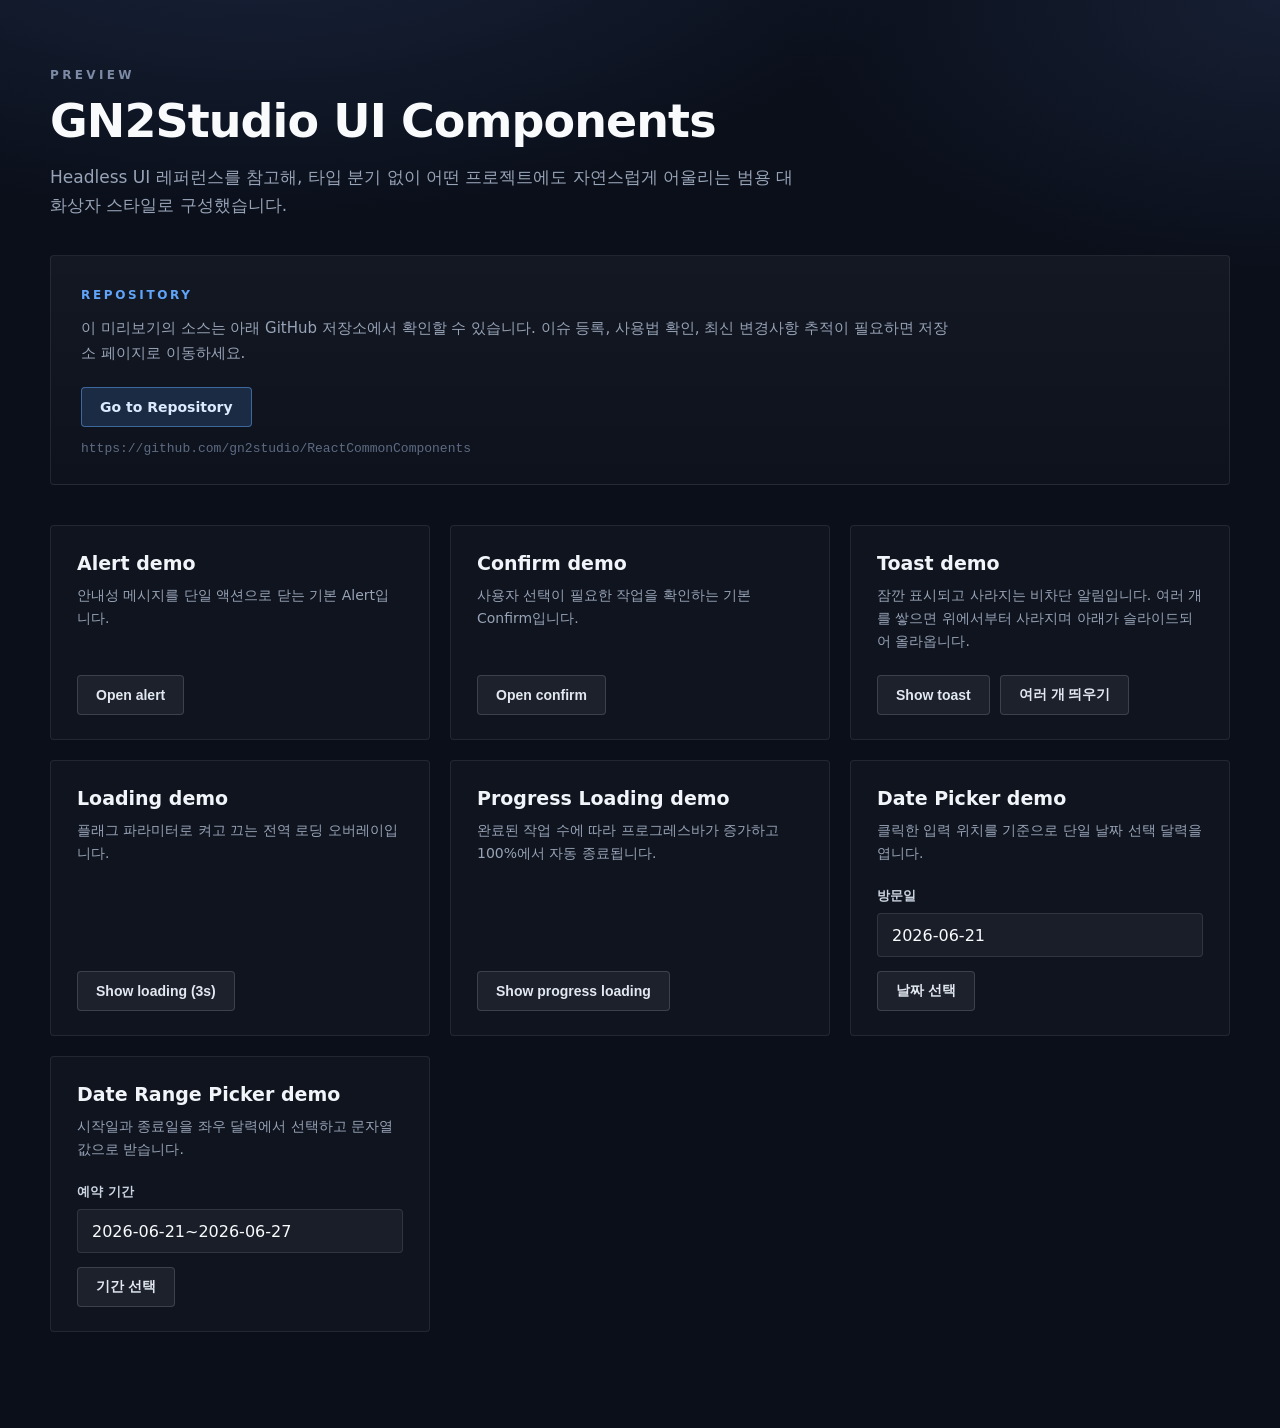
<file: index.html>
<!DOCTYPE html>
<html lang="ko">
  <head>
    <meta charset="utf-8" />
    <meta name="viewport" content="width=device-width, initial-scale=1" />
    <title>Gn2 UI — Vite 데모</title>
    <script type="module" crossorigin src="/assets/index-BFub_XAQ.js"></script>
    <link rel="stylesheet" crossorigin href="/assets/index-DLEHc0o4.css">
  </head>
  <body>
    <div id="root"></div>
  </body>
</html>
</file>
<file: assets/index-DLEHc0o4.css>
:root{--gn2-overlay-bg:#00000094;--gn2-overlay-filter:blur(6px) brightness(.62) saturate(120%);--gn2-panel-bg:#181c246b;--gn2-panel-bg-strong:#181c2475;--gn2-panel-border:#ffffff42;--gn2-text:#fff;--gn2-text-soft:#f1f5f9eb;--gn2-ui-overlay-z-index:2147480000;--gn2-ui-toast-z-index:2147480000;--gn2-ui-loading-z-index:2147480000;--gn2-ui-progress-loading-z-index:2147480000}.gn2-overlay{isolation:isolate;background:0 0;justify-content:center;align-items:center;padding:1rem;animation:.22s ease-out gn2-fade-in;display:flex;position:fixed;top:0;bottom:0;left:0;right:0}.gn2-overlay:before{content:"";z-index:0;pointer-events:none;background:var(--gn2-overlay-bg);-webkit-backdrop-filter:var(--gn2-overlay-filter);position:absolute;top:0;bottom:0;left:0;right:0}@supports ((-webkit-backdrop-filter:blur(1px)) or (backdrop-filter:blur(1px))){.gn2-overlay:before{-webkit-backdrop-filter:var(--gn2-overlay-filter);backdrop-filter:var(--gn2-overlay-filter)}}@supports ((-webkit-backdrop-filter:blur(1px))){.gn2-overlay:before{-webkit-backdrop-filter:var(--gn2-overlay-filter)}}.gn2-overlay>*{z-index:1;position:relative}.gn2-overlay.gn2-overlay-leaving{animation:.22s ease-in forwards gn2-fade-out}.gn2-panel{box-sizing:border-box;border:1px solid var(--gn2-panel-border);background:var(--gn2-panel-bg);-webkit-backdrop-filter:blur(36px)saturate(145%);color:var(--gn2-text);border-radius:.25rem;position:relative;overflow:hidden;box-shadow:0 16px 45px #00000073}.gn2-panel *{box-sizing:border-box}.gn2-panel>*{z-index:2;position:relative}.gn2-panel:after{content:"";z-index:1;pointer-events:none;background:linear-gradient(90deg,#ffffff1f,#ffffff0f 50%,#fff0);position:absolute;top:0;bottom:0;left:0;right:0}.gn2-dialog{background:var(--gn2-panel-bg-strong);-webkit-backdrop-filter:blur(16px)saturate(145%);width:100%;max-width:32rem;padding:1.25rem;animation:.26s ease-out gn2-dialog-in;box-shadow:0 18px 50px #00000080}.gn2-dialog.gn2-dialog-leaving{animation:.22s ease-in forwards gn2-dialog-out}.gn2-dialog:before{content:"";z-index:0;pointer-events:none;background:linear-gradient(135deg,#00000024,#0000000f 50%,#00000029);position:absolute;top:0;bottom:0;left:0;right:0}@media (min-width:640px){.gn2-dialog{padding:1.5rem}}.gn2-dialog-title{letter-spacing:-.02em;color:var(--gn2-text);text-shadow:0 1px 3px #0009;margin:0;font-size:1.25rem;font-weight:600;line-height:1.2}@media (min-width:640px){.gn2-dialog-title{font-size:1.5rem}}.gn2-dialog-message{color:var(--gn2-text-soft);text-shadow:0 1px 2px #000000ad;white-space:pre-wrap;overflow-wrap:anywhere;margin:0;font-size:.9375rem;line-height:1.6}.gn2-dialog-title+.gn2-dialog-message{margin-top:.5rem}.gn2-dialog-actions{justify-content:flex-start;gap:.5rem;margin-top:1.25rem;display:flex}.gn2-btn{color:var(--gn2-text);cursor:pointer;-webkit-backdrop-filter:blur(12px);background:#fff3;border:1px solid #ffffff4d;border-radius:.25rem;justify-content:center;align-items:center;padding:.5rem 1rem;font-size:.875rem;font-weight:600;line-height:1;transition:background .14s,border-color .14s,transform 80ms;display:inline-flex;box-shadow:0 10px 15px -3px #00000040}.gn2-btn:hover{background:#ffffff47}.gn2-btn:active{transform:scale(.98)}.gn2-btn:focus-visible{outline:none;box-shadow:0 0 0 2px #fff9}.gn2-btn-ghost{color:#f8fafc;background:#ffffff1f;border-color:#ffffff40}.gn2-btn-ghost:hover{background:#fff3}.gn2-toast-region{pointer-events:none;flex-direction:column;align-items:flex-end;padding:1rem;display:flex;position:fixed;top:0;bottom:0;left:0;right:0}@media (min-width:640px){.gn2-toast-region{padding:1.5rem}}.gn2-toast{box-sizing:border-box;border:1px solid var(--gn2-panel-border);background:var(--gn2-panel-bg);-webkit-backdrop-filter:blur(36px)saturate(145%);width:100%;max-width:22rem;color:var(--gn2-text);pointer-events:auto;border-radius:.25rem;align-items:flex-start;gap:.5rem;margin-bottom:.5rem;padding:.6875rem .75rem;animation:.2s ease-out gn2-toast-in;display:flex;position:relative;overflow:hidden;box-shadow:0 14px 40px #00000059}.gn2-toast-content{flex:auto;min-width:0}.gn2-toast *{box-sizing:border-box}.gn2-toast>*{z-index:2;position:relative}.gn2-toast:after{content:"";z-index:1;pointer-events:none;background:linear-gradient(90deg,#ffffff1f,#ffffff0f 50%,#fff0);position:absolute;top:0;bottom:0;left:0;right:0}.gn2-toast-title{color:var(--gn2-text);text-shadow:0 1px 2px #0009;margin:0;font-size:.8125rem;font-weight:600;display:block}.gn2-toast-message{color:#f1f5f9;text-shadow:0 1px 2px #0009;white-space:pre-wrap;overflow-wrap:anywhere;margin:.125rem 0 0;font-size:.8125rem;line-height:1.4}.gn2-toast-close{color:#fff9;cursor:pointer;background:0 0;border:0;border-radius:.1875rem;flex:none;justify-content:center;align-items:center;width:1.25rem;height:1.25rem;margin:-.125rem -.125rem 0 0;padding:0;transition:background .14s,color .14s;display:inline-flex}.gn2-toast-close:hover{color:var(--gn2-text);background:#ffffff29}.gn2-toast-close:focus-visible{outline:none;box-shadow:0 0 0 2px #ffffff80}.gn2-toast-close svg{width:.875rem;height:.875rem}.gn2-toast-timer{z-index:2;background:#ffffff26;height:3px;position:absolute;bottom:0;left:0;right:0;overflow:hidden}.gn2-toast-timer-bar{transform-origin:0;background:#ffffffb3;width:100%;height:100%;animation-name:gn2-toast-countdown;animation-timing-function:linear;animation-fill-mode:forwards}@keyframes gn2-toast-countdown{0%{transform:scaleX(1)}to{transform:scaleX(0)}}.gn2-toast.gn2-toast-leaving{pointer-events:none;animation:.24s forwards gn2-toast-out}@keyframes gn2-toast-out{0%{opacity:1;max-height:12rem;margin-bottom:.5rem;padding-top:.6875rem;padding-bottom:.6875rem;transform:translate(0)}to{opacity:0;max-height:0;margin-bottom:0;padding-top:0;padding-bottom:0;transform:translate(.75rem)}}.gn2-loading{width:100%;max-width:20rem;padding:1.125rem}.gn2-loading-row{align-items:center;gap:.75rem;display:flex}.gn2-spinner-wrap{flex:none;justify-content:center;align-items:center;width:1.75rem;height:1.75rem;display:inline-flex;position:relative}.gn2-spinner-ring{border:2px solid #fff3;border-top-color:#fff;border-radius:50%;animation:.8s linear infinite gn2-spin;position:absolute;top:0;bottom:0;left:0;right:0}.gn2-spinner-dot{background:#ffffffd9;border-radius:50%;width:.5rem;height:.5rem}.gn2-loading-message{color:var(--gn2-text);text-shadow:0 1px 2px #0009;margin:0;font-size:.875rem;font-weight:500}.gn2-progress{width:100%;max-width:22rem;padding:1.125rem}.gn2-progress-message{color:var(--gn2-text);text-shadow:0 1px 2px #0009;margin:0 0 .75rem;font-size:.875rem;font-weight:500}.gn2-progress-track{background:#fff3;border-radius:.125rem;width:100%;height:.375rem;overflow:hidden}.gn2-progress-bar{background:#ffffffe6;border-radius:.125rem;height:100%;transition:width .3s ease-out}.gn2-progress-meta{text-align:right;letter-spacing:.02em;color:#f1f5f9e6;text-shadow:0 1px 2px #0009;margin:.75rem 0 0;font-size:.6875rem;font-weight:600}.gn2-calendar{background:var(--gn2-panel-bg-strong);width:100%;max-width:21rem;padding:1rem}.gn2-sheet-overlay{align-items:flex-end;padding:.75rem}.gn2-sheet{border-radius:.75rem .75rem .25rem .25rem;width:min(100%,25rem);max-width:25rem;max-height:calc(100vh - 1.5rem);animation:.26s ease-out gn2-sheet-in;overflow-y:auto}.gn2-sheet.gn2-sheet-leaving{animation:.22s ease-in forwards gn2-sheet-out}.gn2-popover{border-radius:.5rem;width:min(100vw - 1.5rem,25rem);max-width:25rem;max-height:calc(100vh - 1.5rem);animation:.26s ease-out gn2-popover-in;position:fixed;overflow-y:auto}.gn2-popover.gn2-sheet-leaving{animation:.22s ease-in forwards gn2-popover-out}.gn2-calendar-range{max-width:45rem}.gn2-calendar-range.gn2-popover,.gn2-calendar-range.gn2-sheet{width:min(100vw - 1.5rem,45rem);max-width:45rem}.gn2-calendar-range-title{margin-bottom:1rem}.gn2-calendar-range-layout{grid-template-columns:repeat(2,minmax(0,1fr));gap:.875rem;display:grid}.gn2-calendar-range-panel{min-width:0}.gn2-calendar-panel-label{color:#f1f5f9d1;text-align:center;text-shadow:0 1px 2px #00000073;margin-bottom:.5rem;font-size:.8125rem;font-weight:700}.gn2-calendar-range .gn2-calendar-month{margin:0}.gn2-sheet-handle{background:#ffffff52;border-radius:999px;width:2.5rem;height:.25rem;margin:0 auto .875rem}.gn2-calendar:before{content:"";z-index:0;pointer-events:none;background:linear-gradient(135deg,#0000001a,#ffffff0a 52%,#0000002e);position:absolute;top:0;bottom:0;left:0;right:0}.gn2-calendar-header{grid-template-columns:2.25rem 1fr 2.25rem;align-items:center;gap:.5rem;min-height:2.25rem;margin-bottom:.75rem;display:grid}.gn2-calendar-title{text-align:center;color:var(--gn2-text);text-shadow:0 1px 3px #0000008c;margin:0;font-size:1rem;font-weight:700;line-height:1.25}.gn2-calendar-month{text-align:center;color:#f1f5f9c2;text-shadow:0 1px 2px #00000073;margin:-.25rem 0 .75rem;font-size:.8125rem;font-weight:650}.gn2-calendar-nav{width:2.25rem;height:2.25rem;color:var(--gn2-text);cursor:pointer;background:#ffffff1a;border:1px solid #ffffff38;border-radius:.25rem;justify-content:center;align-items:center;padding:0;font-size:1.5rem;line-height:1;transition:background .14s,border-color .14s,transform 80ms;display:inline-flex}.gn2-calendar-nav:hover{background:#ffffff2e;border-color:#ffffff61}.gn2-calendar-nav:active{transform:scale(.96)}.gn2-calendar-nav:disabled{cursor:not-allowed;opacity:.42}.gn2-calendar-weekdays,.gn2-calendar-grid{grid-template-columns:repeat(7,minmax(0,1fr));gap:.25rem;display:grid}.gn2-calendar-weekdays{margin-bottom:.375rem}.gn2-calendar-weekdays span{color:#f1f5f9b3;text-shadow:0 1px 2px #00000073;justify-content:center;align-items:center;min-height:1.75rem;font-size:.6875rem;font-weight:700;display:inline-flex}.gn2-calendar-day{aspect-ratio:1;min-width:0;color:var(--gn2-text);cursor:pointer;text-shadow:0 1px 2px #00000085;background:#ffffff14;border:1px solid #0000;border-radius:.25rem;justify-content:center;align-items:center;padding:0;font-size:.875rem;font-weight:650;line-height:1;transition:background .14s,border-color .14s,color .14s,transform 80ms;display:inline-flex}.gn2-calendar-day:hover{background:#ffffff29;border-color:#ffffff57}.gn2-calendar-day:active{transform:scale(.95)}.gn2-calendar-day:focus-visible{outline:none;box-shadow:0 0 0 2px #ffffff94}.gn2-calendar-nav:focus-visible{outline:none;box-shadow:0 0 0 2px #ffffff94}.gn2-calendar-day-muted{color:#e2e8f06b}.gn2-calendar-day-selected{color:#fff;background:#ffffff4d;border-color:#ffffffad;box-shadow:inset 0 1px #ffffff47,0 10px 24px #00000047}.gn2-calendar-day-in-range{color:#fff;background:#ffffff2e;border-color:#fff3}.gn2-calendar-day:disabled{cursor:not-allowed;opacity:.32}.gn2-calendar-actions{justify-content:flex-end;gap:.5rem;margin-top:1rem;display:flex}.gn2-calendar-actions .gn2-btn:disabled{cursor:not-allowed;opacity:.45;transform:none}.gn2-calendar-range-summary{color:#f1f5f9e0;border-top:1px solid #ffffff1f;grid-template-columns:minmax(0,1fr) auto minmax(0,1fr);align-items:center;gap:.5rem;margin-top:.875rem;padding-top:.875rem;font-size:.8125rem;font-weight:650;display:grid}.gn2-calendar-range-summary span{overflow-wrap:anywhere;text-align:center;min-width:0}@media (max-width:720px){.gn2-calendar-range-layout{grid-template-columns:1fr}}@keyframes gn2-fade-in{0%{opacity:0}to{opacity:1}}@keyframes gn2-fade-out{0%{opacity:1}to{opacity:0}}@keyframes gn2-dialog-in{0%{opacity:0;transform:translateY(28px)}to{opacity:1;transform:translateY(0)}}@keyframes gn2-dialog-out{0%{opacity:1;transform:translateY(0)}to{opacity:0;transform:translateY(28px)}}@keyframes gn2-sheet-in{0%{opacity:0;transform:translateY(100%)}to{opacity:1;transform:translateY(0)}}@keyframes gn2-sheet-out{0%{opacity:1;transform:translateY(0)}to{opacity:0;transform:translateY(100%)}}@keyframes gn2-popover-in{0%{opacity:0;transform:translateY(28px)}to{opacity:1;transform:translateY(0)}}@keyframes gn2-popover-out{0%{opacity:1;transform:translateY(0)}to{opacity:0;transform:translateY(28px)}}@keyframes gn2-toast-in{0%{opacity:0;transform:translateY(-6px)scale(.98)}to{opacity:1;transform:translateY(0)scale(1)}}@keyframes gn2-spin{to{transform:rotate(360deg)}}@media (prefers-reduced-motion:reduce){.gn2-overlay,.gn2-dialog,.gn2-toast,.gn2-sheet,.gn2-popover{animation:none}.gn2-toast.gn2-toast-leaving{animation:.01ms forwards gn2-toast-out}.gn2-dialog.gn2-dialog-leaving{animation:.01ms forwards gn2-dialog-out}.gn2-sheet.gn2-sheet-leaving{animation:.01ms forwards gn2-sheet-out}.gn2-popover.gn2-sheet-leaving{animation:.01ms forwards gn2-popover-out}.gn2-spinner-ring{animation-duration:1.6s}.gn2-progress-bar{transition:none}}*{box-sizing:border-box}body{color:#e2e8f0;-webkit-font-smoothing:antialiased;background:radial-gradient(1200px 600px at 20% -10%,#1b2740,#0000 60%),radial-gradient(900px 500px at 100% 0,#161f33,#0000 55%),#0a0f1a;min-height:100vh;margin:0;font-family:Pretendard Variable,Pretendard,system-ui,-apple-system,Segoe UI,sans-serif}.demo{padding:64px 24px 96px}.demo-inner{max-width:1180px;margin:0 auto}.demo-header{margin-bottom:36px}.demo-eyebrow{letter-spacing:.28em;text-transform:uppercase;color:#7c8aa5;margin-bottom:14px;font-size:12px;font-weight:600;display:inline-block}.demo-title{letter-spacing:-.02em;color:#f8fafc;margin:0 0 16px;font-size:clamp(34px,5vw,46px);font-weight:800;line-height:1.1}.demo-sub{color:#97a3b6;max-width:760px;margin:0;font-size:17px;line-height:1.65}.demo-repo{background:linear-gradient(#ffffff0a,#ffffff04);border:1px solid #ffffff14;border-radius:4px;margin-bottom:40px;padding:28px 30px}.demo-repo-label{letter-spacing:.22em;text-transform:uppercase;color:#60a5fa;margin-bottom:14px;font-size:12px;font-weight:700;display:inline-block}.demo-repo-desc{color:#97a3b6;max-width:880px;margin:0 0 20px;font-size:15px;line-height:1.7}.demo-repo-url{color:#5d6b82;margin:14px 0 0;font-family:ui-monospace,SFMono-Regular,Menlo,Consolas,monospace;font-size:13px}.demo-grid{grid-template-columns:repeat(auto-fill,minmax(320px,1fr));gap:20px;display:grid}.demo-card{background:#ffffff06;border:1px solid #ffffff14;border-radius:4px;flex-direction:column;padding:26px 26px 24px;transition:border-color .16s,transform .16s,background .16s;display:flex}.demo-card:hover{background:#60a5fa0f;border-color:#60a5fa73;transform:translateY(-2px)}.demo-card-title{color:#f1f5f9;margin:0 0 10px;font-size:19px;font-weight:700}.demo-card-desc{color:#97a3b6;flex:auto;margin:0 0 22px;font-size:14px;line-height:1.65}.demo-card-actions{flex-wrap:wrap;gap:10px;display:flex}.demo-btn{color:#e2e8f0;cursor:pointer;background:#ffffff0f;border:1px solid #ffffff24;border-radius:4px;justify-content:center;align-items:center;min-height:40px;padding:0 18px;font-size:14px;font-weight:600;text-decoration:none;transition:border-color .14s,background .14s,transform 80ms;display:inline-flex}.demo-btn:hover{background:#60a5fa24;border-color:#60a5fa99}.demo-btn:active{transform:scale(.97)}.demo-btn-primary{color:#dbeafe;background:#60a5fa29;border-color:#60a5fa80}.demo-btn-primary:hover{background:#60a5fa3d}.demo-field{gap:8px;width:100%;margin-bottom:14px;display:grid}.demo-field span{color:#cbd5e1;font-size:13px;font-weight:700}.demo-field input{color:#f8fafc;width:100%;height:44px;font:inherit;cursor:pointer;background:#ffffff0b;border:1px solid #ffffff1a;border-radius:4px;outline:none;padding:0 14px;transition:border-color .14s,background .14s}.demo-field input:hover,.demo-field input:focus{background:#60a5fa14;border-color:#60a5fa8c}
</file>
